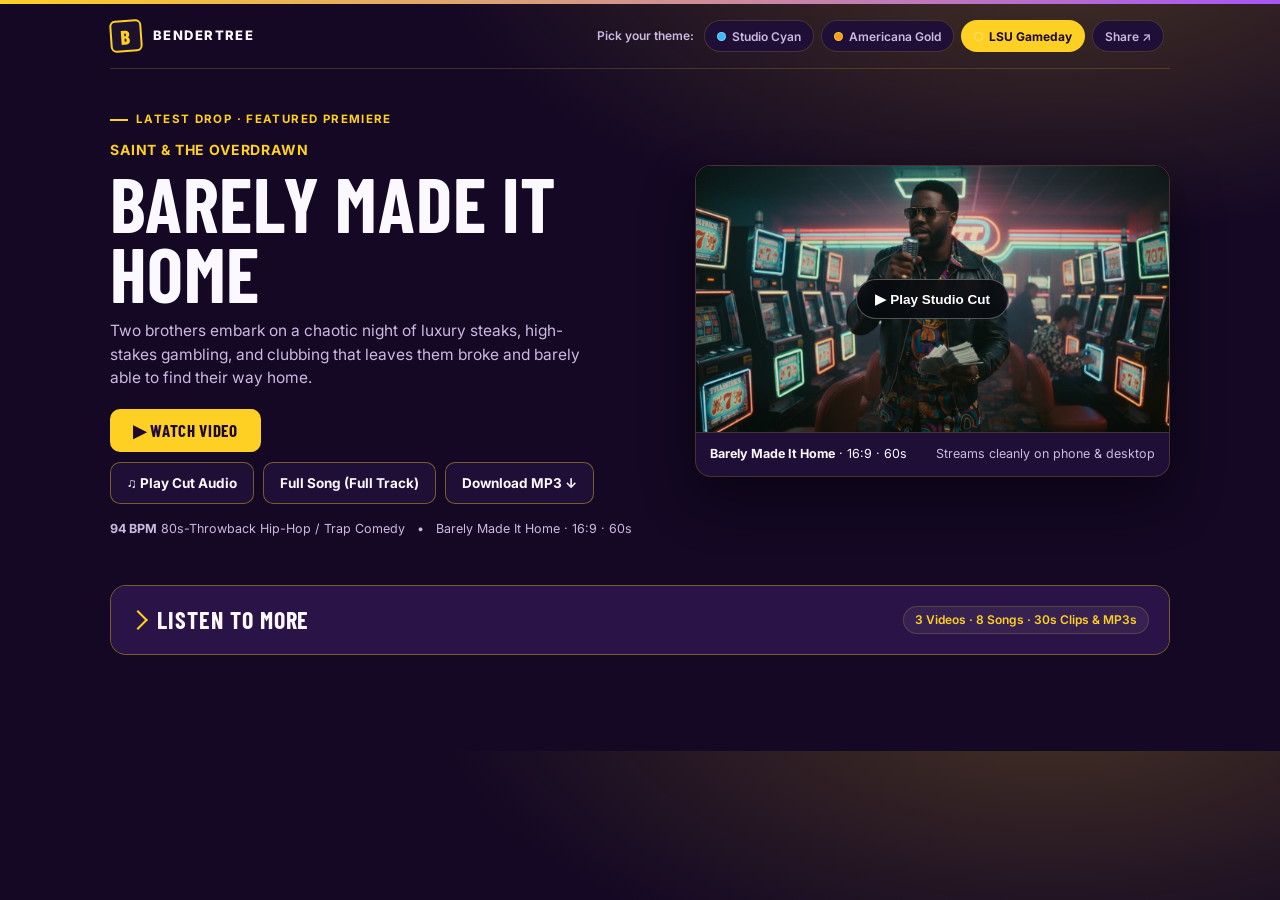
<file: index.html>
<!doctype html>
<html lang="en">
<head>
  <meta charset="utf-8">
  <meta name="viewport" content="width=device-width, initial-scale=1">
  <meta name="theme-color" content="#140824">
  <title>Barely Made It Home · Saint &amp; The Overdrawn | BenderTree</title>
  <meta property="og:type" content="music.song">
  <meta property="og:title" content="Barely Made It Home · Saint &amp; The Overdrawn | BenderTree">
  <meta property="og:description" content="Two brothers embark on a chaotic night of luxury steaks, high-stakes gambling, and clubbing that leaves them broke and barely able to find their way home.">
  <meta property="og:image" content="https://bbciii66.github.io/bendertree-music/assets/hero_barely_made_it_home_cover.jpg">
  <meta property="og:url" content="https://bbciii66.github.io/bendertree-music/?theme=lsu">
  <meta name="twitter:card" content="summary_large_image">
  <meta name="twitter:title" content="Barely Made It Home · Saint &amp; The Overdrawn | BenderTree">
  <meta name="twitter:description" content="Two brothers embark on a chaotic night of luxury steaks, high-stakes gambling, and clubbing that leaves them broke and barely able to find their way home.">
  <meta name="twitter:image" content="https://bbciii66.github.io/bendertree-music/assets/hero_barely_made_it_home_cover.jpg">
  <link rel="preconnect" href="https://fonts.googleapis.com">
  <link rel="preconnect" href="https://fonts.gstatic.com" crossorigin>
  <link href="https://fonts.googleapis.com/css2?family=Barlow+Condensed:wght@600;700;800&family=Inter:wght@400;500;600;700&display=swap" rel="stylesheet">
  <link rel="stylesheet" href="styles.css">
</head>
<body data-theme="lsu">
  <div class="top-stripe"></div>
  <div class="wrap">
    <header class="topbar">
      <div class="brand">
        <span class="brand-mark">B</span>
        <span>BenderTree</span>
      </div>
      <div class="theme-bar" role="group" aria-label="Pick your theme">
        <span class="theme-label">Pick your theme:</span>
        <button type="button" class="pill-btn" data-set-theme="studio" aria-pressed="false"><span class="swatch" style="background:#38bdf8"></span>Studio Cyan</button>
        <button type="button" class="pill-btn" data-set-theme="americana" aria-pressed="false"><span class="swatch" style="background:#f59e0b"></span>Americana Gold</button>
        <button type="button" class="pill-btn active" data-set-theme="lsu" aria-pressed="true"><span class="swatch" style="background:#fdd023"></span>LSU Gameday</button>
        <span class="copy-wrap">
          <button type="button" class="pill-btn" id="visitorShareBtn">Share ↗</button>
          <span class="copy-tip" role="status"></span>
        </span>
      </div>
    </header>

    <main>
      <!-- HERO: LATEST DROP -->
      <section class="hero">
        <div>
          <div class="eyebrow"><i></i> Latest Drop · Featured Premiere</div>
          <div class="hero-artist">Saint &amp; The Overdrawn</div>
          <h1>Barely Made It Home</h1>
          <p class="hero-sub">Two brothers embark on a chaotic night of luxury steaks, high-stakes gambling, and clubbing that leaves them broke and barely able to find their way home.</p>

          <div class="cta-stack">
            <div class="cta-row">
              <button type="button" class="btn primary" id="heroWatchInlineBtn">▶ Watch Video</button>
              
            </div>
            <div class="cta-row">
              <button type="button" class="btn" id="heroPlayHookBtn">♫ Play Cut Audio</button>
              <button type="button" class="btn" id="heroPlayFullBtn">Full Song (Full Track)</button>
              <a class="btn" id="heroDlMp3" href="assets/hero_barely_made_it_home_full.mp3" download="Barely_Made_It_Home_Full.mp3">Download MP3 ↓</a>
              
              
            </div>
          </div>

          <div class="meta-strip">
            <span><strong>94 BPM</strong> 80s-Throwback Hip-Hop / Trap Comedy</span><span>•</span>
            <span>Barely Made It Home · 16:9 · 60s</span>
          </div>
        </div>

        <div class="hero-player">
          <div class="hero-stage" id="heroStage">
            <button type="button" class="hero-poster-btn" id="heroPosterBtn" aria-label="Play Barely Made It Home inline"><img src="assets/hero_barely_made_it_home_cover.jpg" alt="Barely Made It Home"><span class="hero-poster-scrim">▶ Play Studio Cut</span></button>
          </div>
          <div class="hero-player-bar">
            <span><strong>Barely Made It Home</strong> · 16:9 · 60s</span>
            <span style="color:var(--muted)">Streams cleanly on phone &amp; desktop</span>
          </div>
        </div>
      </section>

      <!-- LISTEN TO MORE DROPDOWN -->
      <details class="more-drawer" id="listenMoreDrawer">
        <summary class="more-summary">
          <span class="more-title-text">Listen to More</span>
          <span class="more-count-pill">3 Videos · 8 Songs · 30s Clips &amp; MP3s</span>
        </summary>
        <div class="more-body">
          <div class="sec-head" id="videosSectionHead">
            <div>
              <h2>Music Videos</h2>
              <p>Watch on YouTube, grab the 9:16 phone cut, or listen &amp; download the MP3</p>
            </div>
          </div>
          <section class="video-grid" id="videoGrid"></section>

          <div class="sec-head spaced" id="tracksSectionHead">
            <div>
              <h2>All Songs · 30s Clips, Full Tracks &amp; Downloads</h2>
              <p>Preview a 30s hook clip, stream the full track, download the MP3, or jump to YouTube</p>
            </div>
          </div>
          <section class="track-list" id="trackList"></section>
        </div>
      </details>
    </main>
  </div>

  <!-- PERSISTENT AUDIO DOCK -->
  <div class="dock" id="audioDock">
    <div class="dock-inner">
      <div class="dock-meta">
        <strong id="dockTitle">Playing…</strong>
        <span id="dockMode">Full Track</span>
      </div>
      <audio id="dockAudio" controls></audio>
      <a class="btn sm" id="dockDl" href="#" download>Download MP3 ↓</a>
    </div>
  </div>

  <!-- VIDEO MODAL -->
  <dialog id="vidModal" class="vid-dialog" closedby="any" aria-labelledby="vidModalTitle">
    <div class="modal-head">
      <strong id="vidModalTitle">Video</strong>
      <div style="display:flex;gap:8px;flex-wrap:wrap">
        <a class="btn sm primary" id="vidModalYt" href="#" target="_blank" rel="noopener" style="display:none">Open on YouTube ↗</a>
        <a class="btn sm" id="vidModalDlMp3" href="#" download style="display:none">Download MP3 ↓</a>
        <a class="btn sm" id="vidModalDlMp4" href="#" download style="display:none">Download MP4 ↓</a>
        <button type="button" class="btn sm" id="vidModalClose" autofocus>Close</button>
      </div>
    </div>
    <div class="modal-stage" id="vidModalStage"></div>
  </dialog>

  <script>window.__SHARE_DATA__ = {"slug": "barely-made-it-home", "brand_name": "BenderTree", "default_theme": "lsu", "allow_mp4_download": false, "hero": {"eyebrow": "Latest Drop · Featured Premiere", "title": "Barely Made It Home", "cut_label": "Barely Made It Home · 16:9 · 60s", "artist": "Saint & The Overdrawn", "subtitle": "Two brothers embark on a chaotic night of luxury steaks, high-stakes gambling, and clubbing that leaves them broke and barely able to find their way home.", "bpm": "94", "genre": "80s-Throwback Hip-Hop / Trap Comedy", "duration_sec": 60, "aspect_ratio": "16:9", "full_duration_label": "Full Track", "youtube_id": "", "youtube_url": "", "youtube_embed_url": "", "youtube_short_url": "", "youtube_short_embed_url": "", "youtube_lyric_url": "", "poster_asset": "assets/hero_barely_made_it_home_cover.jpg", "hook_audio_asset": "assets/hero_barely_made_it_home_hook.mp3", "full_audio_asset": "assets/hero_barely_made_it_home_full.mp3", "mp4_asset": "assets/hero_barely_made_it_home_video.mp4", "hook_dl_name": "Barely_Made_It_Home_Cut.mp3", "full_dl_name": "Barely_Made_It_Home_Full.mp3", "mp4_dl_name": "Barely_Made_It_Home_Video.mp4", "poster_url": "assets/hero_barely_made_it_home_cover.jpg", "hook_audio_url": "assets/hero_barely_made_it_home_hook.mp3", "full_audio_url": "assets/hero_barely_made_it_home_full.mp3", "mp4_url": "assets/hero_barely_made_it_home_video.mp4"}, "videos": [{"id": "moonbeam_v7", "title": "Moonbeam (v7)", "artist": "Julian Lux", "desc": "69s Highway 1 electric cruise to laser-lit arena rock.", "dur": "69s", "poster_asset": "assets/vid_moonbeam_v7_poster.jpg", "audio_asset": "assets/vid_moonbeam_v7.mp3", "mp4_asset": "assets/vid_moonbeam_v7.mp4", "youtube_id": "", "youtube_url": "", "youtube_embed_url": "", "youtube_short_url": "", "youtube_short_embed_url": "", "dl_name": "Moonbeam_Full.mp3", "mp4_dl_name": "Moonbeam_Video.mp4", "poster_url": "assets/vid_moonbeam_v7_poster.jpg", "audio_url": "assets/vid_moonbeam_v7.mp3", "mp4_url": "assets/vid_moonbeam_v7.mp4"}, {"id": "made_of_what_broke_me", "title": "Made of What Broke Me", "artist": "Mason Creed & The Riverline", "desc": "Heartland grit anthem · night-shift resilience & warehouse stage.", "dur": "Video", "poster_asset": "assets/vid_made_of_what_broke_me_poster.jpg", "audio_asset": "assets/vid_made_of_what_broke_me.mp3", "mp4_asset": "assets/vid_made_of_what_broke_me.mp4", "youtube_id": "", "youtube_url": "", "youtube_embed_url": "", "youtube_short_url": "", "youtube_short_embed_url": "", "dl_name": "Made_of_What_Broke_Me.mp3", "mp4_dl_name": "Made_of_What_Broke_Me.mp4", "poster_url": "assets/vid_made_of_what_broke_me_poster.jpg", "audio_url": "assets/vid_made_of_what_broke_me.mp3", "mp4_url": "assets/vid_made_of_what_broke_me.mp4"}, {"id": "death_valley_saturday", "title": "Death Valley Saturday Night", "artist": "Cole Landry", "desc": "20s stadium tailgate teaser · Tiger Stadium Saturday roar.", "dur": "20s", "poster_asset": "assets/vid_death_valley_saturday_poster.jpg", "audio_asset": "assets/vid_death_valley_saturday.mp3", "mp4_asset": "assets/vid_death_valley_saturday.mp4", "youtube_id": "", "youtube_url": "", "youtube_embed_url": "", "youtube_short_url": "", "youtube_short_embed_url": "", "dl_name": "15_Should_Be_8.mp3", "mp4_dl_name": "Death_Valley_Saturday_Night.mp4", "poster_url": "assets/vid_death_valley_saturday_poster.jpg", "audio_url": "assets/vid_death_valley_saturday.mp3", "mp4_url": "assets/vid_death_valley_saturday.mp4"}], "tracks": [{"id": "moonbeam", "title": "Moonbeam", "artist": "Julian Lux · Synth-Glam Pop-Rock", "hook_quote": "\"Moonbeam, Moonbeam, black light on the blue...\"", "cover_asset": "assets/vid_moonbeam_v7_poster.jpg", "hook_audio_asset": "assets/track_moonbeam_hook30.mp3", "full_audio_asset": "assets/vid_moonbeam_v7.mp3", "hook_start_sec": 44.0, "hook_duration_sec": 30, "youtube_url": "", "youtube_embed_url": "", "youtube_short_url": "", "youtube_lyric_url": "", "dl_name": "Moonbeam_Full.mp3", "cover_url": "assets/vid_moonbeam_v7_poster.jpg", "hook_audio_url": "assets/track_moonbeam_hook30.mp3", "full_audio_url": "assets/vid_moonbeam_v7.mp3"}, {"id": "barely_made_it_home", "title": "Barely Made It Home (JC Mix)", "artist": "Saint & The Overdrawn · Hip-Hop / Country-Rock", "hook_quote": "\"$500 Wagyu, every bad decision led to one more wrong...\"", "cover_asset": "assets/track_barely_made_it_home_cover.jpg", "hook_audio_asset": "assets/track_barely_made_it_home_hook30.mp3", "full_audio_asset": "assets/hero_barely_made_it_home_full.mp3", "hook_start_sec": 18.0, "hook_duration_sec": 30, "youtube_url": "", "youtube_embed_url": "", "youtube_short_url": "", "youtube_lyric_url": "", "dl_name": "Barely_Made_It_Home.mp3", "cover_url": "assets/track_barely_made_it_home_cover.jpg", "hook_audio_url": "assets/track_barely_made_it_home_hook30.mp3", "full_audio_url": "assets/hero_barely_made_it_home_full.mp3"}, {"id": "house_gets_quiet", "title": "Till You're Back Again (House Gets Quiet)", "artist": "Devon Brooks · Acoustic R&B / Soul", "hook_quote": "\"Three dogs at the window... house gets quiet...\"", "cover_asset": "assets/track_house_gets_quiet_cover.jpg", "hook_audio_asset": "assets/track_house_gets_quiet_hook30.mp3", "full_audio_asset": "assets/track_house_gets_quiet_full.mp3", "hook_start_sec": 48.0, "hook_duration_sec": 30, "youtube_url": "", "youtube_embed_url": "", "youtube_short_url": "", "youtube_lyric_url": "", "dl_name": "House_Gets_Quiet.mp3", "cover_url": "assets/track_house_gets_quiet_cover.jpg", "hook_audio_url": "assets/track_house_gets_quiet_hook30.mp3", "full_audio_url": "assets/track_house_gets_quiet_full.mp3"}, {"id": "still_finding_trouble", "title": "Still Finding Trouble (Remastered)", "artist": "Cole Landry · Country Rock", "hook_quote": "\"Better bourbon and less regret, we're still finding trouble...\"", "cover_asset": "assets/track_still_finding_trouble_cover.jpg", "hook_audio_asset": "assets/track_still_finding_trouble_hook30.mp3", "full_audio_asset": "assets/track_still_finding_trouble_full.mp3", "hook_start_sec": 42.0, "hook_duration_sec": 30, "youtube_url": "", "youtube_embed_url": "", "youtube_short_url": "", "youtube_lyric_url": "", "dl_name": "Still_Finding_Trouble.mp3", "cover_url": "assets/track_still_finding_trouble_cover.jpg", "hook_audio_url": "assets/track_still_finding_trouble_hook30.mp3", "full_audio_url": "assets/track_still_finding_trouble_full.mp3"}, {"id": "made_of_what_broke_me", "title": "Made of What Broke Me", "artist": "Mason Creed & The Riverline · Heartland Rock", "hook_quote": "\"Every scar, every fall... I'm still standing here...\"", "cover_asset": "assets/vid_made_of_what_broke_me_poster.jpg", "hook_audio_asset": "assets/track_made_of_what_broke_me_hook30.mp3", "full_audio_asset": "assets/vid_made_of_what_broke_me.mp3", "hook_start_sec": 45.0, "hook_duration_sec": 30, "youtube_url": "", "youtube_embed_url": "", "youtube_short_url": "", "youtube_lyric_url": "", "dl_name": "Made_of_What_Broke_Me.mp3", "cover_url": "assets/vid_made_of_what_broke_me_poster.jpg", "hook_audio_url": "assets/track_made_of_what_broke_me_hook30.mp3", "full_audio_url": "assets/vid_made_of_what_broke_me.mp3"}, {"id": "nobody_really_knows", "title": "Nobody Really Knows", "artist": "Vane & Wilder · Indie Pop-Rock", "hook_quote": "\"Everybody likes us... nobody really knows...\"", "cover_asset": "assets/track_nobody_really_knows_cover.jpg", "hook_audio_asset": "assets/track_nobody_really_knows_hook30.mp3", "full_audio_asset": "assets/track_nobody_really_knows_full.mp3", "hook_start_sec": 45.0, "hook_duration_sec": 30, "youtube_url": "", "youtube_embed_url": "", "youtube_short_url": "", "youtube_lyric_url": "", "dl_name": "Nobody_Really_Knows.mp3", "cover_url": "assets/track_nobody_really_knows_cover.jpg", "hook_audio_url": "assets/track_nobody_really_knows_hook30.mp3", "full_audio_url": "assets/track_nobody_really_knows_full.mp3"}, {"id": "rearview_satellites", "title": "Rearview Satellites (Aggressive Edit)", "artist": "Deadreckon · Alt-Rock", "hook_quote": "\"Every road we take leads to what we left behind...\"", "cover_asset": "assets/track_rearview_satellites_cover.jpg", "hook_audio_asset": "assets/track_rearview_satellites_hook30.mp3", "full_audio_asset": "assets/track_rearview_satellites_full.mp3", "hook_start_sec": 40.0, "hook_duration_sec": 30, "youtube_url": "", "youtube_embed_url": "", "youtube_short_url": "", "youtube_lyric_url": "", "dl_name": "Rearview_Satellites.mp3", "cover_url": "assets/track_rearview_satellites_cover.jpg", "hook_audio_url": "assets/track_rearview_satellites_hook30.mp3", "full_audio_url": "assets/track_rearview_satellites_full.mp3"}, {"id": "15_should_be_8", "title": "15 Should Be 8 — Lane Leads the Tigers", "artist": "Cole Landry · LSU Game-Week Anthem", "hook_quote": "\"15 should be 8, Geaux Tigers...\"", "cover_asset": "assets/vid_death_valley_saturday_poster.jpg", "hook_audio_asset": "assets/track_15_should_be_8_hook30.mp3", "full_audio_asset": "assets/vid_death_valley_saturday.mp3", "hook_start_sec": 35.0, "hook_duration_sec": 30, "youtube_url": "", "youtube_embed_url": "", "youtube_short_url": "", "youtube_lyric_url": "", "dl_name": "15_Should_Be_8.mp3", "cover_url": "assets/vid_death_valley_saturday_poster.jpg", "hook_audio_url": "assets/track_15_should_be_8_hook30.mp3", "full_audio_url": "assets/vid_death_valley_saturday.mp3"}], "mode": "static"};</script>
  <script src="app.js"></script>
</body>
</html>
</file>
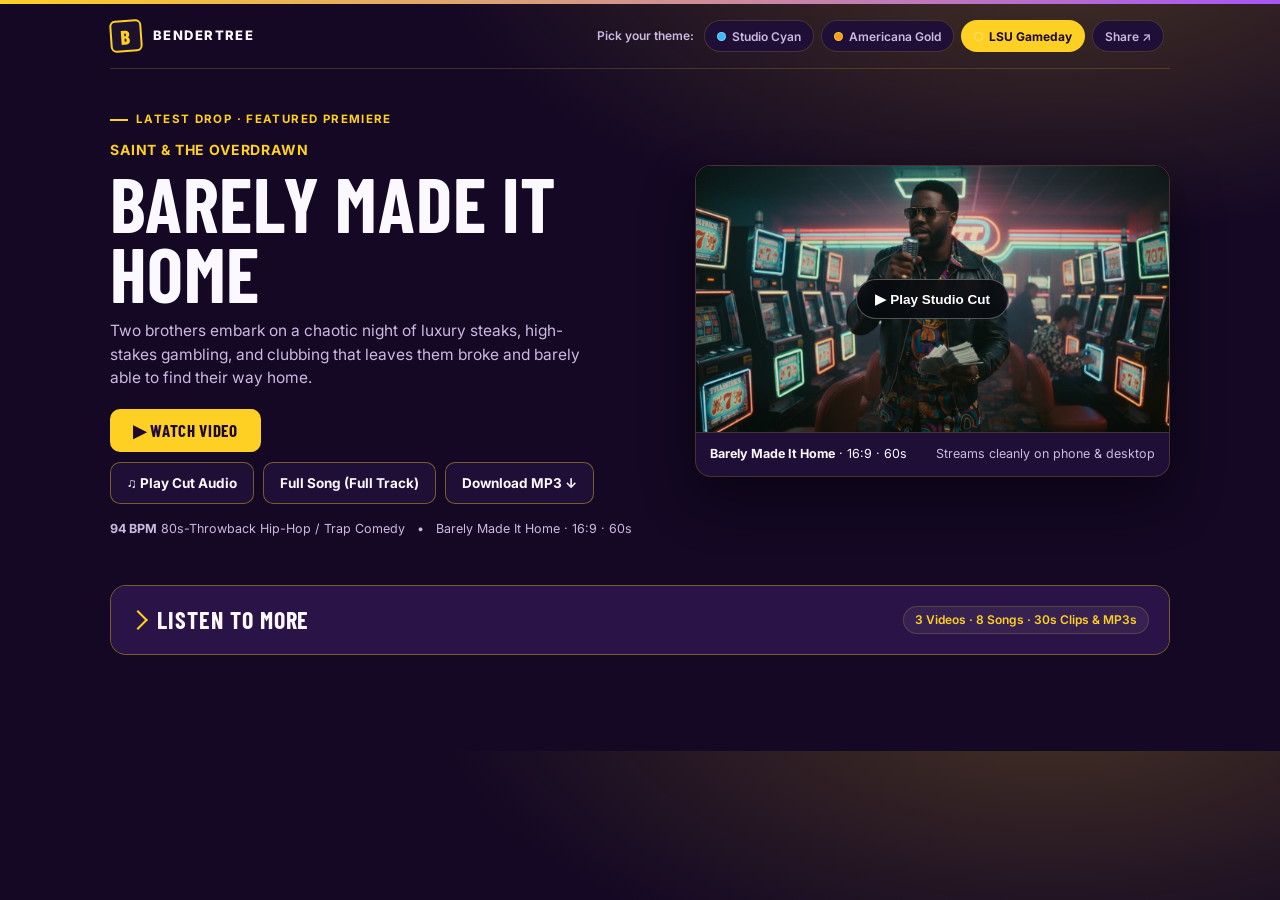
<file: barely-made-it-home/index.html>
<!doctype html>
<html lang="en">
<head>
  <meta charset="utf-8">
  <meta name="viewport" content="width=device-width, initial-scale=1">
  <meta name="theme-color" content="#140824">
  <title>Barely Made It Home · Saint &amp; The Overdrawn | BenderTree</title>
  <meta property="og:type" content="music.song">
  <meta property="og:title" content="Barely Made It Home · Saint &amp; The Overdrawn | BenderTree">
  <meta property="og:description" content="Two brothers embark on a chaotic night of luxury steaks, high-stakes gambling, and clubbing that leaves them broke and barely able to find their way home.">
  <meta property="og:image" content="https://bbciii66.github.io/bendertree-music/assets/hero_barely_made_it_home_cover.jpg">
  <meta property="og:url" content="https://bbciii66.github.io/bendertree-music/barely-made-it-home/?theme=lsu">
  <meta name="twitter:card" content="summary_large_image">
  <meta name="twitter:title" content="Barely Made It Home · Saint &amp; The Overdrawn | BenderTree">
  <meta name="twitter:description" content="Two brothers embark on a chaotic night of luxury steaks, high-stakes gambling, and clubbing that leaves them broke and barely able to find their way home.">
  <meta name="twitter:image" content="https://bbciii66.github.io/bendertree-music/assets/hero_barely_made_it_home_cover.jpg">
  <link rel="preconnect" href="https://fonts.googleapis.com">
  <link rel="preconnect" href="https://fonts.gstatic.com" crossorigin>
  <link href="https://fonts.googleapis.com/css2?family=Barlow+Condensed:wght@600;700;800&family=Inter:wght@400;500;600;700&display=swap" rel="stylesheet">
  <link rel="stylesheet" href="../styles.css">
</head>
<body data-theme="lsu">
  <div class="top-stripe"></div>
  <div class="wrap">
    <header class="topbar">
      <div class="brand">
        <span class="brand-mark">B</span>
        <span>BenderTree</span>
      </div>
      <div class="theme-bar" role="group" aria-label="Pick your theme">
        <span class="theme-label">Pick your theme:</span>
        <button type="button" class="pill-btn" data-set-theme="studio" aria-pressed="false"><span class="swatch" style="background:#38bdf8"></span>Studio Cyan</button>
        <button type="button" class="pill-btn" data-set-theme="americana" aria-pressed="false"><span class="swatch" style="background:#f59e0b"></span>Americana Gold</button>
        <button type="button" class="pill-btn active" data-set-theme="lsu" aria-pressed="true"><span class="swatch" style="background:#fdd023"></span>LSU Gameday</button>
        <span class="copy-wrap">
          <button type="button" class="pill-btn" id="visitorShareBtn">Share ↗</button>
          <span class="copy-tip" role="status"></span>
        </span>
      </div>
    </header>

    <main>
      <!-- HERO: LATEST DROP -->
      <section class="hero">
        <div>
          <div class="eyebrow"><i></i> Latest Drop · Featured Premiere</div>
          <div class="hero-artist">Saint &amp; The Overdrawn</div>
          <h1>Barely Made It Home</h1>
          <p class="hero-sub">Two brothers embark on a chaotic night of luxury steaks, high-stakes gambling, and clubbing that leaves them broke and barely able to find their way home.</p>

          <div class="cta-stack">
            <div class="cta-row">
              <button type="button" class="btn primary" id="heroWatchInlineBtn">▶ Watch Video</button>
              
            </div>
            <div class="cta-row">
              <button type="button" class="btn" id="heroPlayHookBtn">♫ Play Cut Audio</button>
              <button type="button" class="btn" id="heroPlayFullBtn">Full Song (Full Track)</button>
              <a class="btn" id="heroDlMp3" href="../assets/hero_barely_made_it_home_full.mp3" download="Barely_Made_It_Home_Full.mp3">Download MP3 ↓</a>
              
              
            </div>
          </div>

          <div class="meta-strip">
            <span><strong>94 BPM</strong> 80s-Throwback Hip-Hop / Trap Comedy</span><span>•</span>
            <span>Barely Made It Home · 16:9 · 60s</span>
          </div>
        </div>

        <div class="hero-player">
          <div class="hero-stage" id="heroStage">
            <button type="button" class="hero-poster-btn" id="heroPosterBtn" aria-label="Play Barely Made It Home inline"><img src="../assets/hero_barely_made_it_home_cover.jpg" alt="Barely Made It Home"><span class="hero-poster-scrim">▶ Play Studio Cut</span></button>
          </div>
          <div class="hero-player-bar">
            <span><strong>Barely Made It Home</strong> · 16:9 · 60s</span>
            <span style="color:var(--muted)">Streams cleanly on phone &amp; desktop</span>
          </div>
        </div>
      </section>

      <!-- LISTEN TO MORE DROPDOWN -->
      <details class="more-drawer" id="listenMoreDrawer">
        <summary class="more-summary">
          <span class="more-title-text">Listen to More</span>
          <span class="more-count-pill">3 Videos · 8 Songs · 30s Clips &amp; MP3s</span>
        </summary>
        <div class="more-body">
          <div class="sec-head" id="videosSectionHead">
            <div>
              <h2>Music Videos</h2>
              <p>Watch on YouTube, grab the 9:16 phone cut, or listen &amp; download the MP3</p>
            </div>
          </div>
          <section class="video-grid" id="videoGrid"></section>

          <div class="sec-head spaced" id="tracksSectionHead">
            <div>
              <h2>All Songs · 30s Clips, Full Tracks &amp; Downloads</h2>
              <p>Preview a 30s hook clip, stream the full track, download the MP3, or jump to YouTube</p>
            </div>
          </div>
          <section class="track-list" id="trackList"></section>
        </div>
      </details>
    </main>
  </div>

  <!-- PERSISTENT AUDIO DOCK -->
  <div class="dock" id="audioDock">
    <div class="dock-inner">
      <div class="dock-meta">
        <strong id="dockTitle">Playing…</strong>
        <span id="dockMode">Full Track</span>
      </div>
      <audio id="dockAudio" controls></audio>
      <a class="btn sm" id="dockDl" href="#" download>Download MP3 ↓</a>
    </div>
  </div>

  <!-- VIDEO MODAL -->
  <dialog id="vidModal" class="vid-dialog" closedby="any" aria-labelledby="vidModalTitle">
    <div class="modal-head">
      <strong id="vidModalTitle">Video</strong>
      <div style="display:flex;gap:8px;flex-wrap:wrap">
        <a class="btn sm primary" id="vidModalYt" href="#" target="_blank" rel="noopener" style="display:none">Open on YouTube ↗</a>
        <a class="btn sm" id="vidModalDlMp3" href="#" download style="display:none">Download MP3 ↓</a>
        <a class="btn sm" id="vidModalDlMp4" href="#" download style="display:none">Download MP4 ↓</a>
        <button type="button" class="btn sm" id="vidModalClose" autofocus>Close</button>
      </div>
    </div>
    <div class="modal-stage" id="vidModalStage"></div>
  </dialog>

  <script>window.__SHARE_DATA__ = {"slug": "barely-made-it-home", "brand_name": "BenderTree", "default_theme": "lsu", "allow_mp4_download": false, "hero": {"eyebrow": "Latest Drop · Featured Premiere", "title": "Barely Made It Home", "cut_label": "Barely Made It Home · 16:9 · 60s", "artist": "Saint & The Overdrawn", "subtitle": "Two brothers embark on a chaotic night of luxury steaks, high-stakes gambling, and clubbing that leaves them broke and barely able to find their way home.", "bpm": "94", "genre": "80s-Throwback Hip-Hop / Trap Comedy", "duration_sec": 60, "aspect_ratio": "16:9", "full_duration_label": "Full Track", "youtube_id": "", "youtube_url": "", "youtube_embed_url": "", "youtube_short_url": "", "youtube_short_embed_url": "", "youtube_lyric_url": "", "poster_asset": "assets/hero_barely_made_it_home_cover.jpg", "hook_audio_asset": "assets/hero_barely_made_it_home_hook.mp3", "full_audio_asset": "assets/hero_barely_made_it_home_full.mp3", "mp4_asset": "assets/hero_barely_made_it_home_video.mp4", "hook_dl_name": "Barely_Made_It_Home_Cut.mp3", "full_dl_name": "Barely_Made_It_Home_Full.mp3", "mp4_dl_name": "Barely_Made_It_Home_Video.mp4", "poster_url": "../assets/hero_barely_made_it_home_cover.jpg", "hook_audio_url": "../assets/hero_barely_made_it_home_hook.mp3", "full_audio_url": "../assets/hero_barely_made_it_home_full.mp3", "mp4_url": "../assets/hero_barely_made_it_home_video.mp4"}, "videos": [{"id": "moonbeam_v7", "title": "Moonbeam (v7)", "artist": "Julian Lux", "desc": "69s Highway 1 electric cruise to laser-lit arena rock.", "dur": "69s", "poster_asset": "assets/vid_moonbeam_v7_poster.jpg", "audio_asset": "assets/vid_moonbeam_v7.mp3", "mp4_asset": "assets/vid_moonbeam_v7.mp4", "youtube_id": "", "youtube_url": "", "youtube_embed_url": "", "youtube_short_url": "", "youtube_short_embed_url": "", "dl_name": "Moonbeam_Full.mp3", "mp4_dl_name": "Moonbeam_Video.mp4", "poster_url": "../assets/vid_moonbeam_v7_poster.jpg", "audio_url": "../assets/vid_moonbeam_v7.mp3", "mp4_url": "../assets/vid_moonbeam_v7.mp4"}, {"id": "made_of_what_broke_me", "title": "Made of What Broke Me", "artist": "Mason Creed & The Riverline", "desc": "Heartland grit anthem · night-shift resilience & warehouse stage.", "dur": "Video", "poster_asset": "assets/vid_made_of_what_broke_me_poster.jpg", "audio_asset": "assets/vid_made_of_what_broke_me.mp3", "mp4_asset": "assets/vid_made_of_what_broke_me.mp4", "youtube_id": "", "youtube_url": "", "youtube_embed_url": "", "youtube_short_url": "", "youtube_short_embed_url": "", "dl_name": "Made_of_What_Broke_Me.mp3", "mp4_dl_name": "Made_of_What_Broke_Me.mp4", "poster_url": "../assets/vid_made_of_what_broke_me_poster.jpg", "audio_url": "../assets/vid_made_of_what_broke_me.mp3", "mp4_url": "../assets/vid_made_of_what_broke_me.mp4"}, {"id": "death_valley_saturday", "title": "Death Valley Saturday Night", "artist": "Cole Landry", "desc": "20s stadium tailgate teaser · Tiger Stadium Saturday roar.", "dur": "20s", "poster_asset": "assets/vid_death_valley_saturday_poster.jpg", "audio_asset": "assets/vid_death_valley_saturday.mp3", "mp4_asset": "assets/vid_death_valley_saturday.mp4", "youtube_id": "", "youtube_url": "", "youtube_embed_url": "", "youtube_short_url": "", "youtube_short_embed_url": "", "dl_name": "15_Should_Be_8.mp3", "mp4_dl_name": "Death_Valley_Saturday_Night.mp4", "poster_url": "../assets/vid_death_valley_saturday_poster.jpg", "audio_url": "../assets/vid_death_valley_saturday.mp3", "mp4_url": "../assets/vid_death_valley_saturday.mp4"}], "tracks": [{"id": "moonbeam", "title": "Moonbeam", "artist": "Julian Lux · Synth-Glam Pop-Rock", "hook_quote": "\"Moonbeam, Moonbeam, black light on the blue...\"", "cover_asset": "assets/vid_moonbeam_v7_poster.jpg", "hook_audio_asset": "assets/track_moonbeam_hook30.mp3", "full_audio_asset": "assets/vid_moonbeam_v7.mp3", "hook_start_sec": 44.0, "hook_duration_sec": 30, "youtube_url": "", "youtube_embed_url": "", "youtube_short_url": "", "youtube_lyric_url": "", "dl_name": "Moonbeam_Full.mp3", "cover_url": "../assets/vid_moonbeam_v7_poster.jpg", "hook_audio_url": "../assets/track_moonbeam_hook30.mp3", "full_audio_url": "../assets/vid_moonbeam_v7.mp3"}, {"id": "barely_made_it_home", "title": "Barely Made It Home (JC Mix)", "artist": "Saint & The Overdrawn · Hip-Hop / Country-Rock", "hook_quote": "\"$500 Wagyu, every bad decision led to one more wrong...\"", "cover_asset": "assets/track_barely_made_it_home_cover.jpg", "hook_audio_asset": "assets/track_barely_made_it_home_hook30.mp3", "full_audio_asset": "assets/hero_barely_made_it_home_full.mp3", "hook_start_sec": 18.0, "hook_duration_sec": 30, "youtube_url": "", "youtube_embed_url": "", "youtube_short_url": "", "youtube_lyric_url": "", "dl_name": "Barely_Made_It_Home.mp3", "cover_url": "../assets/track_barely_made_it_home_cover.jpg", "hook_audio_url": "../assets/track_barely_made_it_home_hook30.mp3", "full_audio_url": "../assets/hero_barely_made_it_home_full.mp3"}, {"id": "house_gets_quiet", "title": "Till You're Back Again (House Gets Quiet)", "artist": "Devon Brooks · Acoustic R&B / Soul", "hook_quote": "\"Three dogs at the window... house gets quiet...\"", "cover_asset": "assets/track_house_gets_quiet_cover.jpg", "hook_audio_asset": "assets/track_house_gets_quiet_hook30.mp3", "full_audio_asset": "assets/track_house_gets_quiet_full.mp3", "hook_start_sec": 48.0, "hook_duration_sec": 30, "youtube_url": "", "youtube_embed_url": "", "youtube_short_url": "", "youtube_lyric_url": "", "dl_name": "House_Gets_Quiet.mp3", "cover_url": "../assets/track_house_gets_quiet_cover.jpg", "hook_audio_url": "../assets/track_house_gets_quiet_hook30.mp3", "full_audio_url": "../assets/track_house_gets_quiet_full.mp3"}, {"id": "still_finding_trouble", "title": "Still Finding Trouble (Remastered)", "artist": "Cole Landry · Country Rock", "hook_quote": "\"Better bourbon and less regret, we're still finding trouble...\"", "cover_asset": "assets/track_still_finding_trouble_cover.jpg", "hook_audio_asset": "assets/track_still_finding_trouble_hook30.mp3", "full_audio_asset": "assets/track_still_finding_trouble_full.mp3", "hook_start_sec": 42.0, "hook_duration_sec": 30, "youtube_url": "", "youtube_embed_url": "", "youtube_short_url": "", "youtube_lyric_url": "", "dl_name": "Still_Finding_Trouble.mp3", "cover_url": "../assets/track_still_finding_trouble_cover.jpg", "hook_audio_url": "../assets/track_still_finding_trouble_hook30.mp3", "full_audio_url": "../assets/track_still_finding_trouble_full.mp3"}, {"id": "made_of_what_broke_me", "title": "Made of What Broke Me", "artist": "Mason Creed & The Riverline · Heartland Rock", "hook_quote": "\"Every scar, every fall... I'm still standing here...\"", "cover_asset": "assets/vid_made_of_what_broke_me_poster.jpg", "hook_audio_asset": "assets/track_made_of_what_broke_me_hook30.mp3", "full_audio_asset": "assets/vid_made_of_what_broke_me.mp3", "hook_start_sec": 45.0, "hook_duration_sec": 30, "youtube_url": "", "youtube_embed_url": "", "youtube_short_url": "", "youtube_lyric_url": "", "dl_name": "Made_of_What_Broke_Me.mp3", "cover_url": "../assets/vid_made_of_what_broke_me_poster.jpg", "hook_audio_url": "../assets/track_made_of_what_broke_me_hook30.mp3", "full_audio_url": "../assets/vid_made_of_what_broke_me.mp3"}, {"id": "nobody_really_knows", "title": "Nobody Really Knows", "artist": "Vane & Wilder · Indie Pop-Rock", "hook_quote": "\"Everybody likes us... nobody really knows...\"", "cover_asset": "assets/track_nobody_really_knows_cover.jpg", "hook_audio_asset": "assets/track_nobody_really_knows_hook30.mp3", "full_audio_asset": "assets/track_nobody_really_knows_full.mp3", "hook_start_sec": 45.0, "hook_duration_sec": 30, "youtube_url": "", "youtube_embed_url": "", "youtube_short_url": "", "youtube_lyric_url": "", "dl_name": "Nobody_Really_Knows.mp3", "cover_url": "../assets/track_nobody_really_knows_cover.jpg", "hook_audio_url": "../assets/track_nobody_really_knows_hook30.mp3", "full_audio_url": "../assets/track_nobody_really_knows_full.mp3"}, {"id": "rearview_satellites", "title": "Rearview Satellites (Aggressive Edit)", "artist": "Deadreckon · Alt-Rock", "hook_quote": "\"Every road we take leads to what we left behind...\"", "cover_asset": "assets/track_rearview_satellites_cover.jpg", "hook_audio_asset": "assets/track_rearview_satellites_hook30.mp3", "full_audio_asset": "assets/track_rearview_satellites_full.mp3", "hook_start_sec": 40.0, "hook_duration_sec": 30, "youtube_url": "", "youtube_embed_url": "", "youtube_short_url": "", "youtube_lyric_url": "", "dl_name": "Rearview_Satellites.mp3", "cover_url": "../assets/track_rearview_satellites_cover.jpg", "hook_audio_url": "../assets/track_rearview_satellites_hook30.mp3", "full_audio_url": "../assets/track_rearview_satellites_full.mp3"}, {"id": "15_should_be_8", "title": "15 Should Be 8 — Lane Leads the Tigers", "artist": "Cole Landry · LSU Game-Week Anthem", "hook_quote": "\"15 should be 8, Geaux Tigers...\"", "cover_asset": "assets/vid_death_valley_saturday_poster.jpg", "hook_audio_asset": "assets/track_15_should_be_8_hook30.mp3", "full_audio_asset": "assets/vid_death_valley_saturday.mp3", "hook_start_sec": 35.0, "hook_duration_sec": 30, "youtube_url": "", "youtube_embed_url": "", "youtube_short_url": "", "youtube_lyric_url": "", "dl_name": "15_Should_Be_8.mp3", "cover_url": "../assets/vid_death_valley_saturday_poster.jpg", "hook_audio_url": "../assets/track_15_should_be_8_hook30.mp3", "full_audio_url": "../assets/vid_death_valley_saturday.mp3"}], "mode": "static"};</script>
  <script src="../app.js"></script>
</body>
</html>
</file>
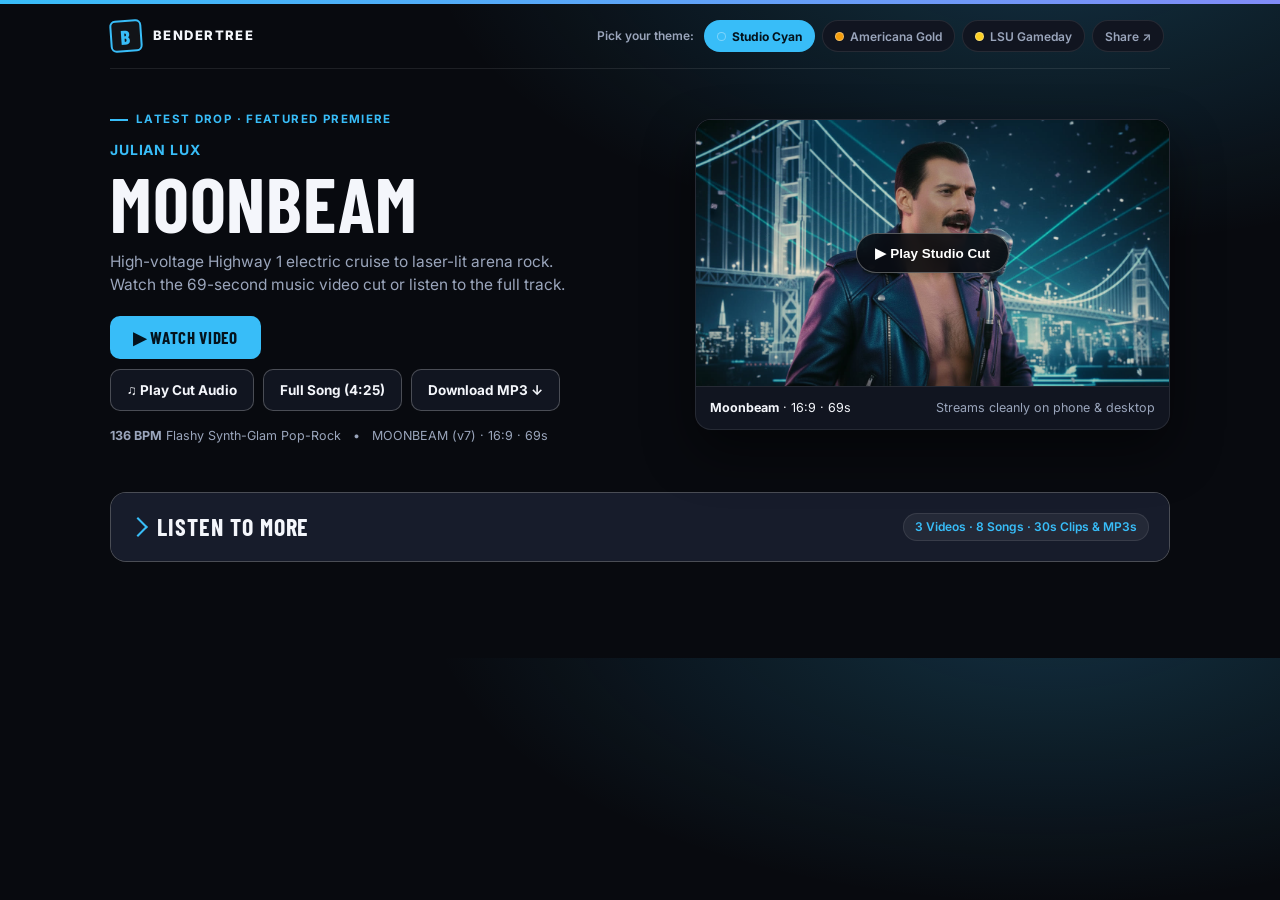
<file: moonbeam-v7/index.html>
<!doctype html>
<html lang="en">
<head>
  <meta charset="utf-8">
  <meta name="viewport" content="width=device-width, initial-scale=1">
  <meta name="theme-color" content="#080a0f">
  <title>Moonbeam · Julian Lux | BenderTree</title>
  <meta property="og:type" content="music.song">
  <meta property="og:title" content="Moonbeam · Julian Lux | BenderTree">
  <meta property="og:description" content="High-voltage Highway 1 electric cruise to laser-lit arena rock. Watch the 69-second music video cut or listen to the full track.">
  <meta property="og:image" content="https://bbciii66.github.io/bendertree-music/assets/hero_moonbeam_v7_cover.jpg">
  <meta property="og:url" content="https://bbciii66.github.io/bendertree-music/moonbeam-v7/?theme=studio">
  <meta name="twitter:card" content="summary_large_image">
  <meta name="twitter:title" content="Moonbeam · Julian Lux | BenderTree">
  <meta name="twitter:description" content="High-voltage Highway 1 electric cruise to laser-lit arena rock. Watch the 69-second music video cut or listen to the full track.">
  <meta name="twitter:image" content="https://bbciii66.github.io/bendertree-music/assets/hero_moonbeam_v7_cover.jpg">
  <link rel="preconnect" href="https://fonts.googleapis.com">
  <link rel="preconnect" href="https://fonts.gstatic.com" crossorigin>
  <link href="https://fonts.googleapis.com/css2?family=Barlow+Condensed:wght@600;700;800&family=Inter:wght@400;500;600;700&display=swap" rel="stylesheet">
  <link rel="stylesheet" href="../styles.css">
</head>
<body data-theme="studio">
  <div class="top-stripe"></div>
  <div class="wrap">
    <header class="topbar">
      <div class="brand">
        <span class="brand-mark">B</span>
        <span>BenderTree</span>
      </div>
      <div class="theme-bar" role="group" aria-label="Pick your theme">
        <span class="theme-label">Pick your theme:</span>
        <button type="button" class="pill-btn active" data-set-theme="studio" aria-pressed="true"><span class="swatch" style="background:#38bdf8"></span>Studio Cyan</button>
        <button type="button" class="pill-btn" data-set-theme="americana" aria-pressed="false"><span class="swatch" style="background:#f59e0b"></span>Americana Gold</button>
        <button type="button" class="pill-btn" data-set-theme="lsu" aria-pressed="false"><span class="swatch" style="background:#fdd023"></span>LSU Gameday</button>
        <span class="copy-wrap">
          <button type="button" class="pill-btn" id="visitorShareBtn">Share ↗</button>
          <span class="copy-tip" role="status"></span>
        </span>
      </div>
    </header>

    <main>
      <!-- HERO: LATEST DROP -->
      <section class="hero">
        <div>
          <div class="eyebrow"><i></i> Latest Drop · Featured Premiere</div>
          <div class="hero-artist">Julian Lux</div>
          <h1>Moonbeam</h1>
          <p class="hero-sub">High-voltage Highway 1 electric cruise to laser-lit arena rock. Watch the 69-second music video cut or listen to the full track.</p>

          <div class="cta-stack">
            <div class="cta-row">
              <button type="button" class="btn primary" id="heroWatchInlineBtn">▶ Watch Video</button>
              
            </div>
            <div class="cta-row">
              <button type="button" class="btn" id="heroPlayHookBtn">♫ Play Cut Audio</button>
              <button type="button" class="btn" id="heroPlayFullBtn">Full Song (4:25)</button>
              <a class="btn" id="heroDlMp3" href="../assets/hero_moonbeam_v7_full.mp3" download="Moonbeam_Full.mp3">Download MP3 ↓</a>
              
              
            </div>
          </div>

          <div class="meta-strip">
            <span><strong>136 BPM</strong> Flashy Synth-Glam Pop-Rock</span><span>•</span>
            <span>MOONBEAM (v7) · 16:9 · 69s</span>
          </div>
        </div>

        <div class="hero-player">
          <div class="hero-stage" id="heroStage">
            <button type="button" class="hero-poster-btn" id="heroPosterBtn" aria-label="Play Moonbeam inline"><img src="../assets/hero_moonbeam_v7_cover.jpg" alt="Moonbeam"><span class="hero-poster-scrim">▶ Play Studio Cut</span></button>
          </div>
          <div class="hero-player-bar">
            <span><strong>Moonbeam</strong> · 16:9 · 69s</span>
            <span style="color:var(--muted)">Streams cleanly on phone &amp; desktop</span>
          </div>
        </div>
      </section>

      <!-- LISTEN TO MORE DROPDOWN -->
      <details class="more-drawer" id="listenMoreDrawer">
        <summary class="more-summary">
          <span class="more-title-text">Listen to More</span>
          <span class="more-count-pill">3 Videos · 8 Songs · 30s Clips &amp; MP3s</span>
        </summary>
        <div class="more-body">
          <div class="sec-head" id="videosSectionHead">
            <div>
              <h2>Music Videos</h2>
              <p>Watch on YouTube, grab the 9:16 phone cut, or listen &amp; download the MP3</p>
            </div>
          </div>
          <section class="video-grid" id="videoGrid"></section>

          <div class="sec-head spaced" id="tracksSectionHead">
            <div>
              <h2>All Songs · 30s Clips, Full Tracks &amp; Downloads</h2>
              <p>Preview a 30s hook clip, stream the full track, download the MP3, or jump to YouTube</p>
            </div>
          </div>
          <section class="track-list" id="trackList"></section>
        </div>
      </details>
    </main>
  </div>

  <!-- PERSISTENT AUDIO DOCK -->
  <div class="dock" id="audioDock">
    <div class="dock-inner">
      <div class="dock-meta">
        <strong id="dockTitle">Playing…</strong>
        <span id="dockMode">Full Track</span>
      </div>
      <audio id="dockAudio" controls></audio>
      <a class="btn sm" id="dockDl" href="#" download>Download MP3 ↓</a>
    </div>
  </div>

  <!-- VIDEO MODAL -->
  <dialog id="vidModal" class="vid-dialog" closedby="any" aria-labelledby="vidModalTitle">
    <div class="modal-head">
      <strong id="vidModalTitle">Video</strong>
      <div style="display:flex;gap:8px;flex-wrap:wrap">
        <a class="btn sm primary" id="vidModalYt" href="#" target="_blank" rel="noopener" style="display:none">Open on YouTube ↗</a>
        <a class="btn sm" id="vidModalDlMp3" href="#" download style="display:none">Download MP3 ↓</a>
        <a class="btn sm" id="vidModalDlMp4" href="#" download style="display:none">Download MP4 ↓</a>
        <button type="button" class="btn sm" id="vidModalClose" autofocus>Close</button>
      </div>
    </div>
    <div class="modal-stage" id="vidModalStage"></div>
  </dialog>

  <script>window.__SHARE_DATA__ = {"slug": "moonbeam-v7", "brand_name": "BenderTree", "default_theme": "studio", "allow_mp4_download": false, "hero": {"eyebrow": "Latest Drop · Featured Premiere", "title": "Moonbeam", "cut_label": "MOONBEAM (v7) · 16:9 · 69s", "artist": "Julian Lux", "subtitle": "High-voltage Highway 1 electric cruise to laser-lit arena rock. Watch the 69-second music video cut or listen to the full track.", "bpm": "136", "genre": "Flashy Synth-Glam Pop-Rock", "duration_sec": 69, "aspect_ratio": "16:9", "full_duration_label": "4:25", "youtube_id": "", "youtube_url": "", "youtube_embed_url": "", "youtube_short_url": "", "youtube_short_embed_url": "", "youtube_lyric_url": "", "poster_asset": "assets/hero_moonbeam_v7_cover.jpg", "hook_audio_asset": "assets/hero_moonbeam_v7_hook.mp3", "full_audio_asset": "assets/hero_moonbeam_v7_full.mp3", "mp4_asset": "assets/hero_moonbeam_v7_video.mp4", "hook_dl_name": "Moonbeam_Cut.mp3", "full_dl_name": "Moonbeam_Full.mp3", "mp4_dl_name": "Moonbeam_Video.mp4", "poster_url": "../assets/hero_moonbeam_v7_cover.jpg", "hook_audio_url": "../assets/hero_moonbeam_v7_hook.mp3", "full_audio_url": "../assets/hero_moonbeam_v7_full.mp3", "mp4_url": "../assets/hero_moonbeam_v7_video.mp4"}, "videos": [{"id": "barely_made_it_home", "title": "Barely Made It Home", "artist": "Saint & The Overdrawn", "desc": "60s lip-synced rap/rock buddy caper · $500 Wagyu & craps tables.", "dur": "60s", "poster_asset": "assets/vid_barely_made_it_home_poster.jpg", "audio_asset": "assets/vid_barely_made_it_home.mp3", "mp4_asset": "assets/vid_barely_made_it_home.mp4", "youtube_id": "", "youtube_url": "", "youtube_embed_url": "", "youtube_short_url": "", "youtube_short_embed_url": "", "dl_name": "Barely_Made_It_Home.mp3", "mp4_dl_name": "Barely_Made_It_Home.mp4", "poster_url": "../assets/vid_barely_made_it_home_poster.jpg", "audio_url": "../assets/vid_barely_made_it_home.mp3", "mp4_url": "../assets/vid_barely_made_it_home.mp4"}, {"id": "made_of_what_broke_me", "title": "Made of What Broke Me", "artist": "Mason Creed & The Riverline", "desc": "Heartland grit anthem · night-shift resilience & warehouse stage.", "dur": "Video", "poster_asset": "assets/vid_made_of_what_broke_me_poster.jpg", "audio_asset": "assets/vid_made_of_what_broke_me.mp3", "mp4_asset": "assets/vid_made_of_what_broke_me.mp4", "youtube_id": "", "youtube_url": "", "youtube_embed_url": "", "youtube_short_url": "", "youtube_short_embed_url": "", "dl_name": "Made_of_What_Broke_Me.mp3", "mp4_dl_name": "Made_of_What_Broke_Me.mp4", "poster_url": "../assets/vid_made_of_what_broke_me_poster.jpg", "audio_url": "../assets/vid_made_of_what_broke_me.mp3", "mp4_url": "../assets/vid_made_of_what_broke_me.mp4"}, {"id": "death_valley_saturday", "title": "Death Valley Saturday Night", "artist": "Cole Landry", "desc": "20s stadium tailgate teaser · Tiger Stadium Saturday roar.", "dur": "20s", "poster_asset": "assets/vid_death_valley_saturday_poster.jpg", "audio_asset": "assets/vid_death_valley_saturday.mp3", "mp4_asset": "assets/vid_death_valley_saturday.mp4", "youtube_id": "", "youtube_url": "", "youtube_embed_url": "", "youtube_short_url": "", "youtube_short_embed_url": "", "dl_name": "15_Should_Be_8.mp3", "mp4_dl_name": "Death_Valley_Saturday_Night.mp4", "poster_url": "../assets/vid_death_valley_saturday_poster.jpg", "audio_url": "../assets/vid_death_valley_saturday.mp3", "mp4_url": "../assets/vid_death_valley_saturday.mp4"}], "tracks": [{"id": "moonbeam", "title": "Moonbeam", "artist": "Julian Lux · Synth-Glam Pop-Rock", "hook_quote": "\"Moonbeam, Moonbeam, black light on the blue...\"", "cover_asset": "assets/track_moonbeam_cover.jpg", "hook_audio_asset": "assets/track_moonbeam_hook30.mp3", "full_audio_asset": "assets/hero_moonbeam_v7_full.mp3", "hook_start_sec": 44.0, "hook_duration_sec": 30, "youtube_url": "", "youtube_embed_url": "", "youtube_short_url": "", "youtube_lyric_url": "", "dl_name": "Moonbeam_Full.mp3", "cover_url": "../assets/track_moonbeam_cover.jpg", "hook_audio_url": "../assets/track_moonbeam_hook30.mp3", "full_audio_url": "../assets/hero_moonbeam_v7_full.mp3"}, {"id": "barely_made_it_home", "title": "Barely Made It Home (JC Mix)", "artist": "Saint & The Overdrawn · Hip-Hop / Country-Rock", "hook_quote": "\"$500 Wagyu, every bad decision led to one more wrong...\"", "cover_asset": "assets/vid_barely_made_it_home_poster.jpg", "hook_audio_asset": "assets/track_barely_made_it_home_hook30.mp3", "full_audio_asset": "assets/vid_barely_made_it_home.mp3", "hook_start_sec": 18.0, "hook_duration_sec": 30, "youtube_url": "", "youtube_embed_url": "", "youtube_short_url": "", "youtube_lyric_url": "", "dl_name": "Barely_Made_It_Home.mp3", "cover_url": "../assets/vid_barely_made_it_home_poster.jpg", "hook_audio_url": "../assets/track_barely_made_it_home_hook30.mp3", "full_audio_url": "../assets/vid_barely_made_it_home.mp3"}, {"id": "house_gets_quiet", "title": "Till You're Back Again (House Gets Quiet)", "artist": "Devon Brooks · Acoustic R&B / Soul", "hook_quote": "\"Three dogs at the window... house gets quiet...\"", "cover_asset": "assets/track_house_gets_quiet_cover.jpg", "hook_audio_asset": "assets/track_house_gets_quiet_hook30.mp3", "full_audio_asset": "assets/track_house_gets_quiet_full.mp3", "hook_start_sec": 48.0, "hook_duration_sec": 30, "youtube_url": "", "youtube_embed_url": "", "youtube_short_url": "", "youtube_lyric_url": "", "dl_name": "House_Gets_Quiet.mp3", "cover_url": "../assets/track_house_gets_quiet_cover.jpg", "hook_audio_url": "../assets/track_house_gets_quiet_hook30.mp3", "full_audio_url": "../assets/track_house_gets_quiet_full.mp3"}, {"id": "still_finding_trouble", "title": "Still Finding Trouble (Remastered)", "artist": "Cole Landry · Country Rock", "hook_quote": "\"Better bourbon and less regret, we're still finding trouble...\"", "cover_asset": "assets/track_still_finding_trouble_cover.jpg", "hook_audio_asset": "assets/track_still_finding_trouble_hook30.mp3", "full_audio_asset": "assets/track_still_finding_trouble_full.mp3", "hook_start_sec": 42.0, "hook_duration_sec": 30, "youtube_url": "", "youtube_embed_url": "", "youtube_short_url": "", "youtube_lyric_url": "", "dl_name": "Still_Finding_Trouble.mp3", "cover_url": "../assets/track_still_finding_trouble_cover.jpg", "hook_audio_url": "../assets/track_still_finding_trouble_hook30.mp3", "full_audio_url": "../assets/track_still_finding_trouble_full.mp3"}, {"id": "made_of_what_broke_me", "title": "Made of What Broke Me", "artist": "Mason Creed & The Riverline · Heartland Rock", "hook_quote": "\"Every scar, every fall... I'm still standing here...\"", "cover_asset": "assets/vid_made_of_what_broke_me_poster.jpg", "hook_audio_asset": "assets/track_made_of_what_broke_me_hook30.mp3", "full_audio_asset": "assets/vid_made_of_what_broke_me.mp3", "hook_start_sec": 45.0, "hook_duration_sec": 30, "youtube_url": "", "youtube_embed_url": "", "youtube_short_url": "", "youtube_lyric_url": "", "dl_name": "Made_of_What_Broke_Me.mp3", "cover_url": "../assets/vid_made_of_what_broke_me_poster.jpg", "hook_audio_url": "../assets/track_made_of_what_broke_me_hook30.mp3", "full_audio_url": "../assets/vid_made_of_what_broke_me.mp3"}, {"id": "nobody_really_knows", "title": "Nobody Really Knows", "artist": "Vane & Wilder · Indie Pop-Rock", "hook_quote": "\"Everybody likes us... nobody really knows...\"", "cover_asset": "assets/track_nobody_really_knows_cover.jpg", "hook_audio_asset": "assets/track_nobody_really_knows_hook30.mp3", "full_audio_asset": "assets/track_nobody_really_knows_full.mp3", "hook_start_sec": 45.0, "hook_duration_sec": 30, "youtube_url": "", "youtube_embed_url": "", "youtube_short_url": "", "youtube_lyric_url": "", "dl_name": "Nobody_Really_Knows.mp3", "cover_url": "../assets/track_nobody_really_knows_cover.jpg", "hook_audio_url": "../assets/track_nobody_really_knows_hook30.mp3", "full_audio_url": "../assets/track_nobody_really_knows_full.mp3"}, {"id": "rearview_satellites", "title": "Rearview Satellites (Aggressive Edit)", "artist": "Deadreckon · Alt-Rock", "hook_quote": "\"Every road we take leads to what we left behind...\"", "cover_asset": "assets/track_rearview_satellites_cover.jpg", "hook_audio_asset": "assets/track_rearview_satellites_hook30.mp3", "full_audio_asset": "assets/track_rearview_satellites_full.mp3", "hook_start_sec": 40.0, "hook_duration_sec": 30, "youtube_url": "", "youtube_embed_url": "", "youtube_short_url": "", "youtube_lyric_url": "", "dl_name": "Rearview_Satellites.mp3", "cover_url": "../assets/track_rearview_satellites_cover.jpg", "hook_audio_url": "../assets/track_rearview_satellites_hook30.mp3", "full_audio_url": "../assets/track_rearview_satellites_full.mp3"}, {"id": "15_should_be_8", "title": "15 Should Be 8 — Lane Leads the Tigers", "artist": "Cole Landry · LSU Game-Week Anthem", "hook_quote": "\"15 should be 8, Geaux Tigers...\"", "cover_asset": "assets/vid_death_valley_saturday_poster.jpg", "hook_audio_asset": "assets/track_15_should_be_8_hook30.mp3", "full_audio_asset": "assets/vid_death_valley_saturday.mp3", "hook_start_sec": 35.0, "hook_duration_sec": 30, "youtube_url": "", "youtube_embed_url": "", "youtube_short_url": "", "youtube_lyric_url": "", "dl_name": "15_Should_Be_8.mp3", "cover_url": "../assets/vid_death_valley_saturday_poster.jpg", "hook_audio_url": "../assets/track_15_should_be_8_hook30.mp3", "full_audio_url": "../assets/vid_death_valley_saturday.mp3"}], "mode": "static"};</script>
  <script src="../app.js"></script>
</body>
</html>
</file>
<file: styles.css>
:root {
  color-scheme: dark;
  --bg: #080a0f;
  --surface: #111520;
  --surface-2: #171c2b;
  --border: rgba(255, 255, 255, 0.09);
  --border-hi: rgba(255, 255, 255, 0.24);
  --text: #f4f6fb;
  --muted: #9aa5bb;
  --accent: #38bdf8;
  --accent-2: #818cf8;
  --accent-ink: #04131d;
  --glow: rgba(56, 189, 248, 0.22);
}
body[data-theme="americana"] {
  --bg: #0f0c09;
  --surface: #1a1510;
  --surface-2: #241d16;
  --border: rgba(255, 225, 185, 0.12);
  --border-hi: rgba(255, 225, 185, 0.30);
  --text: #fbf6ef;
  --muted: #c2b3a1;
  --accent: #f59e0b;
  --accent-2: #fb7185;
  --accent-ink: #1e1204;
  --glow: rgba(245, 158, 11, 0.22);
}
body[data-theme="lsu"] {
  --bg: #140824;
  --surface: #1f0e36;
  --surface-2: #2a1447;
  --border: rgba(253, 208, 35, 0.18);
  --border-hi: rgba(253, 208, 35, 0.40);
  --text: #fbf8ff;
  --muted: #cbb9e2;
  --accent: #fdd023;
  --accent-2: #a855f7;
  --accent-ink: #1d0933;
  --glow: rgba(253, 208, 35, 0.22);
}
* { box-sizing: border-box; }
body {
  margin: 0;
  font-family: "Inter", -apple-system, BlinkMacSystemFont, "Segoe UI", sans-serif;
  background: radial-gradient(960px 480px at 82% -10%, var(--glow), transparent 65%), var(--bg);
  color: var(--text);
  line-height: 1.5;
  padding-bottom: 96px;
}
a { color: inherit; text-decoration: none; }
.top-stripe {
  height: 4px;
  background: linear-gradient(90deg, var(--accent), var(--accent-2));
}
.wrap { max-width: 1100px; margin: 0 auto; padding: 0 20px; }

/* Top Pick-Your-Theme Bar */
.topbar {
  display: flex;
  align-items: center;
  justify-content: space-between;
  gap: 12px;
  flex-wrap: wrap;
  padding: 16px 0;
  border-bottom: 1px solid var(--border);
}
.brand {
  display: flex;
  align-items: center;
  gap: 11px;
  font-weight: 800;
  letter-spacing: 0.11em;
  font-size: 13px;
  text-transform: uppercase;
}
.brand-mark {
  width: 32px;
  height: 32px;
  border-radius: 6px;
  display: grid;
  place-items: center;
  border: 2px solid var(--accent);
  background: rgba(255, 255, 255, 0.04);
  color: var(--accent);
  font-family: "Barlow Condensed", sans-serif;
  font-size: 20px;
  font-weight: 800;
  transform: rotate(-4deg);
}
.theme-bar {
  display: flex;
  gap: 7px;
  flex-wrap: wrap;
  align-items: center;
}
.theme-label {
  font-size: 12px;
  color: var(--muted);
  margin-right: 3px;
  font-weight: 600;
}
.pill-btn {
  display: inline-flex;
  align-items: center;
  gap: 6px;
  border: 1px solid var(--border);
  background: var(--surface);
  color: var(--muted);
  padding: 6px 12px;
  min-block-size: 32px;
  border-radius: 999px;
  font-size: 12px;
  font-weight: 600;
  cursor: pointer;
  font-family: inherit;
  transition: border-color 0.14s ease, background 0.14s ease, color 0.14s ease;
}
.pill-btn:hover { border-color: var(--border-hi); color: var(--text); }
.pill-btn[aria-pressed="true"],
.pill-btn.active {
  background: var(--accent);
  color: var(--accent-ink);
  border-color: transparent;
  font-weight: 700;
}
.swatch {
  width: 9px;
  height: 9px;
  border-radius: 50%;
  display: inline-block;
  border: 1px solid rgba(255, 255, 255, 0.35);
}

/* Copy control & live region */
.copy-wrap {
  position: relative;
  display: inline-flex;
  align-items: center;
  gap: 6px;
}
.copy-tip {
  font-size: 11.5px;
  font-weight: 700;
  color: var(--accent);
  opacity: 0;
  transition: opacity 0.16s ease;
  pointer-events: none;
}
.copy-wrap:has([data-copied]) .copy-tip,
.copy-wrap:has([data-failed]) .copy-tip {
  opacity: 1;
}

/* Hero Spotlight */
.hero {
  display: grid;
  grid-template-columns: 1.08fr 0.92fr;
  gap: 28px;
  align-items: center;
  padding: 34px 0 28px;
}
@media (max-width: 860px) { .hero { grid-template-columns: 1fr; padding-top: 22px; } }
.eyebrow {
  display: inline-flex;
  align-items: center;
  gap: 8px;
  font-size: 11.5px;
  font-weight: 700;
  letter-spacing: 0.12em;
  text-transform: uppercase;
  color: var(--accent);
  margin-bottom: 10px;
}
.eyebrow i {
  width: 18px;
  height: 2px;
  background: var(--accent);
  display: inline-block;
}
h1 {
  font-family: "Barlow Condensed", sans-serif;
  font-size: clamp(46px, 6.4vw, 76px);
  line-height: 0.92;
  letter-spacing: 0.01em;
  margin: 0 0 12px;
  text-transform: uppercase;
}
.hero-artist {
  font-size: 14px;
  font-weight: 700;
  letter-spacing: 0.06em;
  text-transform: uppercase;
  color: var(--accent);
  margin: 0 0 8px;
}
.hero-sub {
  color: var(--muted);
  font-size: 15.5px;
  margin: 0 0 20px;
  max-width: 48ch;
}
.cta-stack {
  display: flex;
  flex-direction: column;
  gap: 10px;
  margin-bottom: 16px;
}
.cta-row {
  display: flex;
  gap: 9px;
  flex-wrap: wrap;
}
.btn {
  display: inline-flex;
  align-items: center;
  justify-content: center;
  gap: 7px;
  border-radius: 10px;
  padding: 10px 16px;
  min-block-size: 42px;
  font-size: 13.5px;
  font-weight: 700;
  font-family: inherit;
  border: 1px solid var(--border-hi);
  background: var(--surface);
  color: var(--text);
  cursor: pointer;
  transition: transform 0.12s ease, border-color 0.12s ease, background 0.12s ease;
}
.btn:hover { transform: translateY(-1px); border-color: var(--accent); }
.btn.primary {
  background: var(--accent);
  color: var(--accent-ink);
  border-color: transparent;
  font-family: "Barlow Condensed", sans-serif;
  font-size: 17px;
  letter-spacing: 0.04em;
  text-transform: uppercase;
  padding: 10px 22px;
}
.btn.sm {
  padding: 6px 12px;
  min-block-size: 32px;
  font-size: 12px;
  border-radius: 8px;
}
.btn.is-playing {
  border-color: var(--accent);
  box-shadow: 0 0 0 1px var(--accent);
}
.meta-strip {
  display: flex;
  gap: 12px;
  flex-wrap: wrap;
  align-items: center;
  font-size: 12.5px;
  color: var(--muted);
}

.hero-player {
  background: var(--surface);
  border: 1px solid var(--border);
  border-radius: 16px;
  overflow: hidden;
  box-shadow: 0 22px 52px rgba(0, 0, 0, 0.48);
}
.hero-stage {
  position: relative;
  aspect-ratio: 16 / 9;
  background: #000;
  overflow: hidden;
}
.hero-stage img,
.hero-stage video,
.hero-stage iframe {
  width: 100%;
  height: 100%;
  display: block;
  border: 0;
  object-fit: cover;
  background: #000;
}
.hero-poster-btn {
  position: absolute;
  inset: 0;
  border: 0;
  padding: 0;
  margin: 0;
  background: transparent;
  cursor: pointer;
  display: grid;
  place-items: center;
}
.hero-poster-btn img {
  position: absolute;
  inset: 0;
  width: 100%;
  height: 100%;
  object-fit: cover;
}
.hero-poster-scrim {
  position: relative;
  z-index: 2;
  display: inline-flex;
  align-items: center;
  gap: 9px;
  padding: 11px 18px;
  border-radius: 999px;
  background: rgba(8, 10, 15, 0.85);
  border: 1px solid rgba(255, 255, 255, 0.3);
  color: #fff;
  font-size: 13.5px;
  font-weight: 700;
  backdrop-filter: blur(8px);
}
.hero-poster-btn:hover .hero-poster-scrim {
  border-color: var(--accent);
  transform: scale(1.03);
}
.hero-player-bar {
  display: flex;
  justify-content: space-between;
  align-items: center;
  gap: 10px;
  padding: 12px 14px;
  border-top: 1px solid var(--border);
  font-size: 12.5px;
  flex-wrap: wrap;
}
.yt-ext-link { color: var(--accent); font-weight: 700; font-size: 12.5px; }

/* Listen to More Collapsible Drawer (<details>) */
.more-drawer {
  margin-top: 18px;
  border: 1px solid var(--border-hi);
  border-radius: 16px;
  background: var(--surface);
  overflow: hidden;
}
.more-summary {
  list-style: none;
  display: flex;
  align-items: center;
  gap: 10px;
  padding: 16px 20px;
  cursor: pointer;
  font-weight: 700;
  font-size: 16px;
  background: var(--surface-2);
  user-select: none;
}
.more-summary::-webkit-details-marker { display: none; }
.more-summary::before {
  content: "";
  inline-size: 12px;
  block-size: 12px;
  flex-shrink: 0;
  border-inline-end: 2.5px solid var(--accent);
  border-block-end: 2.5px solid var(--accent);
  transform: rotate(-45deg);
  margin-inline-end: 2px;
  transition: transform 0.2s ease;
}
.more-drawer[open] > .more-summary::before {
  transform: rotate(45deg);
}
.more-summary:hover { background: rgba(255, 255, 255, 0.04); }
.more-title-text {
  font-family: "Barlow Condensed", sans-serif;
  font-size: 24px;
  letter-spacing: 0.04em;
  text-transform: uppercase;
}
.more-count-pill {
  margin-inline-start: auto;
  font-size: 12px;
  font-weight: 600;
  color: var(--accent);
  background: rgba(255, 255, 255, 0.06);
  border: 1px solid var(--border);
  padding: 4px 11px;
  border-radius: 999px;
}
.more-body {
  padding: 18px 20px 22px;
  border-top: 1px solid var(--border);
}
.more-drawer::details-content {
  interpolate-size: allow-keywords;
  overflow: clip;
  contain: layout;
}
.more-drawer:not([open])::details-content {
  block-size: 0;
}
@media (prefers-reduced-motion: no-preference) {
  .more-drawer::details-content {
    transition: block-size 0.3s ease-in-out, content-visibility 0.3s allow-discrete;
  }
}
@media (prefers-reduced-motion: reduce) {
  .pill-btn, .btn, .vcard-thumb img, .copy-tip, .more-summary::before { transition: none; }
}

/* Section Headings inside Listen to More */
.sec-head {
  display: flex;
  justify-content: space-between;
  align-items: flex-end;
  gap: 12px;
  flex-wrap: wrap;
  margin: 0 0 14px;
}
.sec-head.spaced { margin-top: 28px; padding-top: 22px; border-top: 1px solid var(--border); }
.sec-head h2 {
  font-family: "Barlow Condensed", sans-serif;
  font-size: 26px;
  letter-spacing: 0.03em;
  text-transform: uppercase;
  margin: 0;
}
.sec-head p { margin: 0; font-size: 13px; color: var(--muted); }

/* Video Shelf */
.video-grid {
  display: grid;
  grid-template-columns: repeat(auto-fill, minmax(280px, 1fr));
  gap: 16px;
}
.vcard {
  background: var(--surface-2);
  border: 1px solid var(--border);
  border-radius: 14px;
  overflow: hidden;
  display: flex;
  flex-direction: column;
}
.vcard-thumb {
  position: relative;
  aspect-ratio: 16 / 9;
  background: #000;
  overflow: hidden;
  cursor: pointer;
  border: 0;
  padding: 0;
  width: 100%;
  display: block;
}
.vcard-thumb img {
  width: 100%;
  height: 100%;
  object-fit: cover;
  display: block;
  transition: transform 0.25s ease;
}
.vcard:hover .vcard-thumb img { transform: scale(1.03); }
.play-badge {
  position: absolute;
  inset: auto auto 10px 10px;
  background: rgba(8, 10, 15, 0.85);
  border: 1px solid rgba(255, 255, 255, 0.25);
  backdrop-filter: blur(6px);
  color: #fff;
  padding: 5px 11px;
  border-radius: 999px;
  font-size: 12px;
  font-weight: 600;
}
.source-tag {
  position: absolute;
  inset: 10px 10px auto auto;
  background: rgba(8, 10, 15, 0.78);
  border: 1px solid rgba(255, 255, 255, 0.18);
  color: var(--accent);
  padding: 3px 8px;
  border-radius: 999px;
  font-size: 10.5px;
  font-weight: 700;
  text-transform: uppercase;
}
.vcard-body {
  padding: 13px 14px;
  display: flex;
  flex-direction: column;
  gap: 8px;
  flex: 1;
}
.vcard-body h3 { margin: 0; font-size: 15.5px; }
.vcard-body p { margin: 0; font-size: 12.5px; color: var(--muted); }
.vcard-actions {
  display: flex;
  gap: 7px;
  margin-top: auto;
  padding-top: 4px;
  flex-wrap: wrap;
}

/* Layered Track List */
.track-list { display: flex; flex-direction: column; gap: 10px; }
.trow {
  display: grid;
  grid-template-columns: 56px 1.2fr auto;
  gap: 14px;
  align-items: center;
  background: var(--surface-2);
  border: 1px solid var(--border);
  border-radius: 12px;
  padding: 11px 14px;
}
.trow.is-featured {
  border-color: var(--accent);
  box-shadow: 0 0 0 1px var(--accent);
  background: rgba(255, 255, 255, 0.04);
}
.feat-pill {
  display: inline-block;
  margin-left: 8px;
  padding: 2px 8px;
  border-radius: 999px;
  font-size: 10.5px;
  font-weight: 700;
  background: var(--accent);
  color: var(--accent-ink);
  vertical-align: middle;
}
@media (max-width: 780px) {
  .trow { grid-template-columns: 48px 1fr; }
  .trow-actions { grid-column: 1 / -1; justify-content: flex-start; }
}
.trow img {
  width: 56px;
  height: 56px;
  border-radius: 8px;
  object-fit: cover;
  background: var(--surface);
}
.trow-title { font-weight: 700; font-size: 14.5px; }
.trow-sub { font-size: 12.5px; color: var(--muted); }
.trow-hook { font-size: 12px; color: var(--accent); margin-top: 2px; font-style: italic; }
.trow-actions { display: flex; gap: 7px; flex-wrap: wrap; align-items: center; }

/* Persistent Bottom Audio Dock */
.dock {
  position: fixed;
  left: 0;
  right: 0;
  bottom: 0;
  z-index: 40;
  background: rgba(12, 15, 24, 0.94);
  border-top: 1px solid var(--border);
  backdrop-filter: blur(12px);
  padding: 10px 20px;
  display: none;
}
.dock.show { display: block; }
.dock-inner {
  max-width: 1100px;
  margin: 0 auto;
  display: flex;
  align-items: center;
  gap: 14px;
  flex-wrap: wrap;
}
.dock-meta { min-width: 170px; flex: 1; }
.dock-meta strong { display: block; font-size: 13px; }
.dock-meta span { font-size: 11.5px; color: var(--accent); }
.dock audio { flex: 2; min-width: 230px; height: 34px; }

/* Modal Video Dialog */
dialog.vid-dialog {
  background: var(--surface);
  color: var(--text);
  border: 1px solid var(--border-hi);
  border-radius: 16px;
  width: min(880px, 94vw);
  padding: 14px;
}
dialog.vid-dialog:modal { overscroll-behavior: contain; }
dialog.vid-dialog::backdrop {
  background: rgba(0, 0, 0, 0.78);
  backdrop-filter: blur(4px);
  overflow: hidden;
  overscroll-behavior: contain;
}
.modal-head {
  display: flex;
  justify-content: space-between;
  align-items: center;
  gap: 10px;
  flex-wrap: wrap;
  margin-bottom: 10px;
}
.modal-stage {
  width: 100%;
  aspect-ratio: 16 / 9;
  background: #000;
  border-radius: 10px;
  overflow: hidden;
}
.modal-stage iframe,
.modal-stage video {
  width: 100%;
  height: 100%;
  border: 0;
  display: block;
}
.modal-fallback {
  display: grid;
  place-items: center;
  height: 100%;
  padding: 24px;
  text-align: center;
  color: var(--muted);
  font-size: 13.5px;
}
</file>
